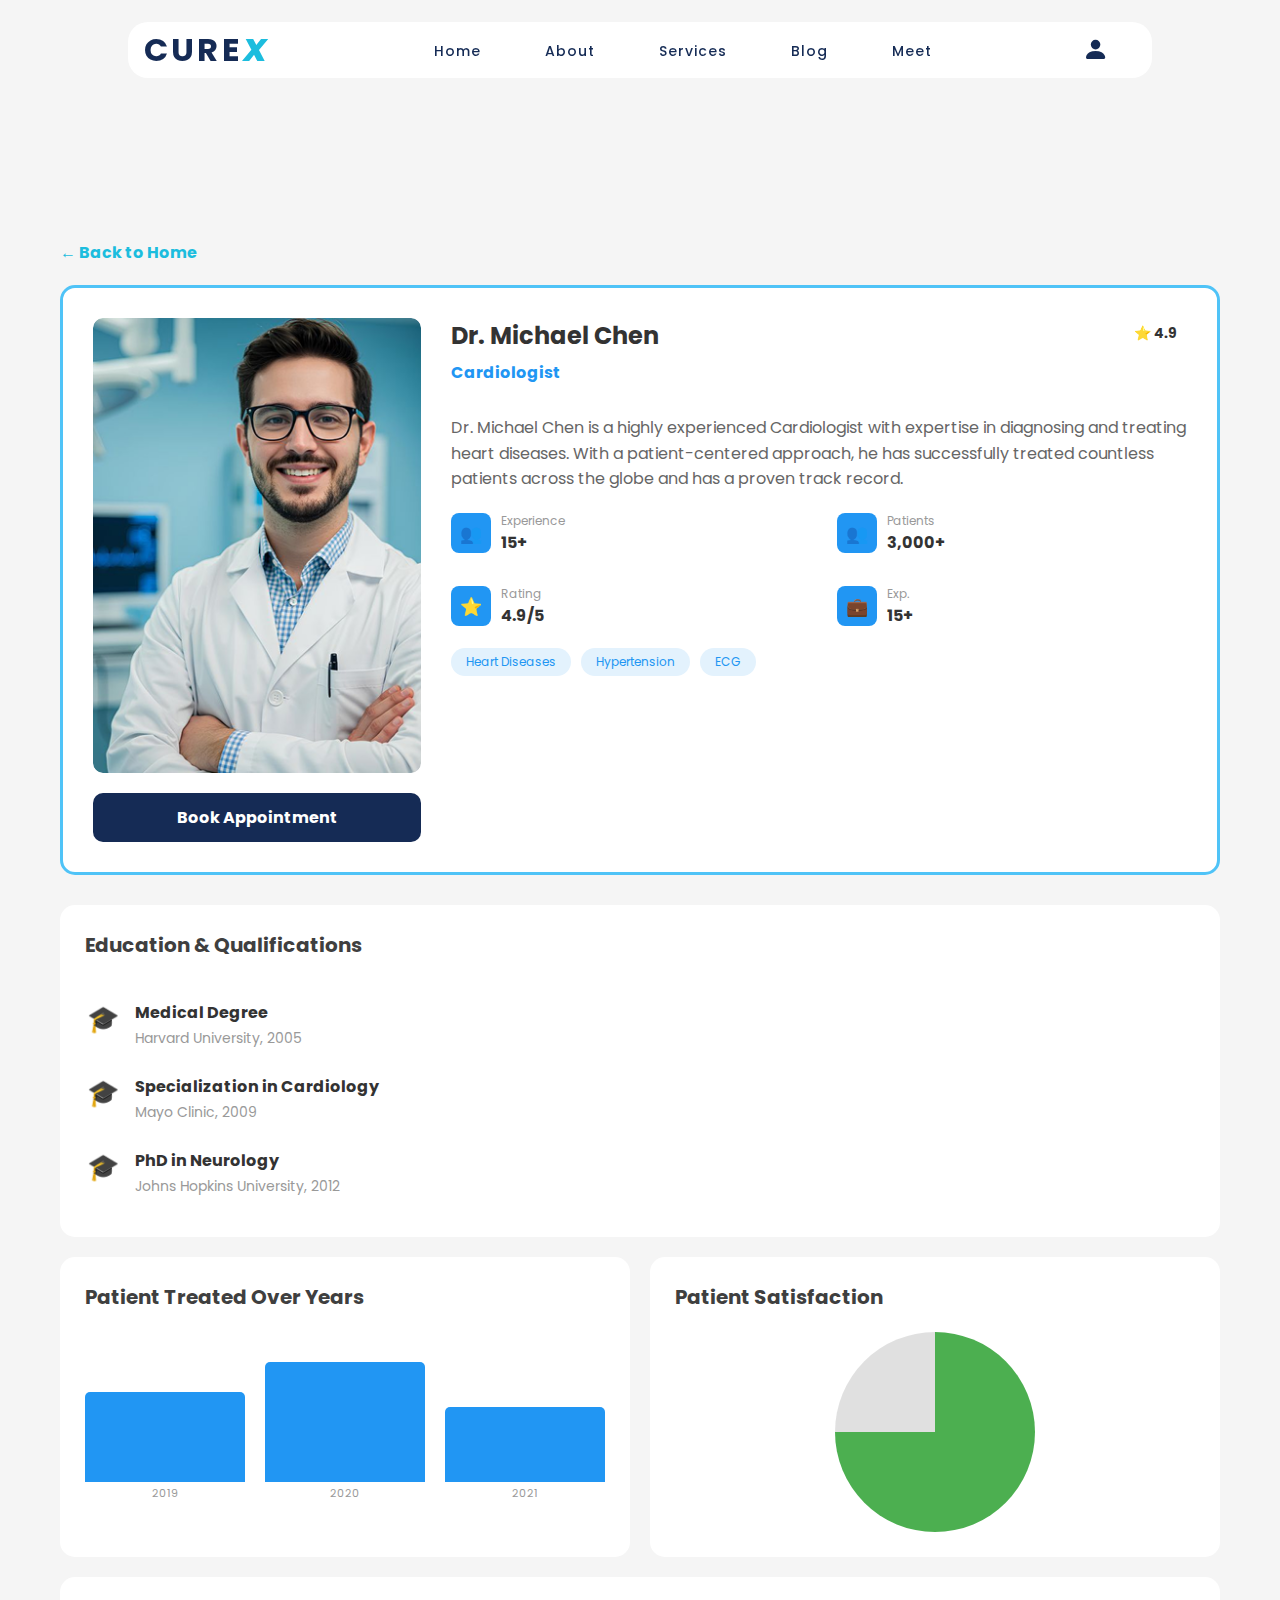
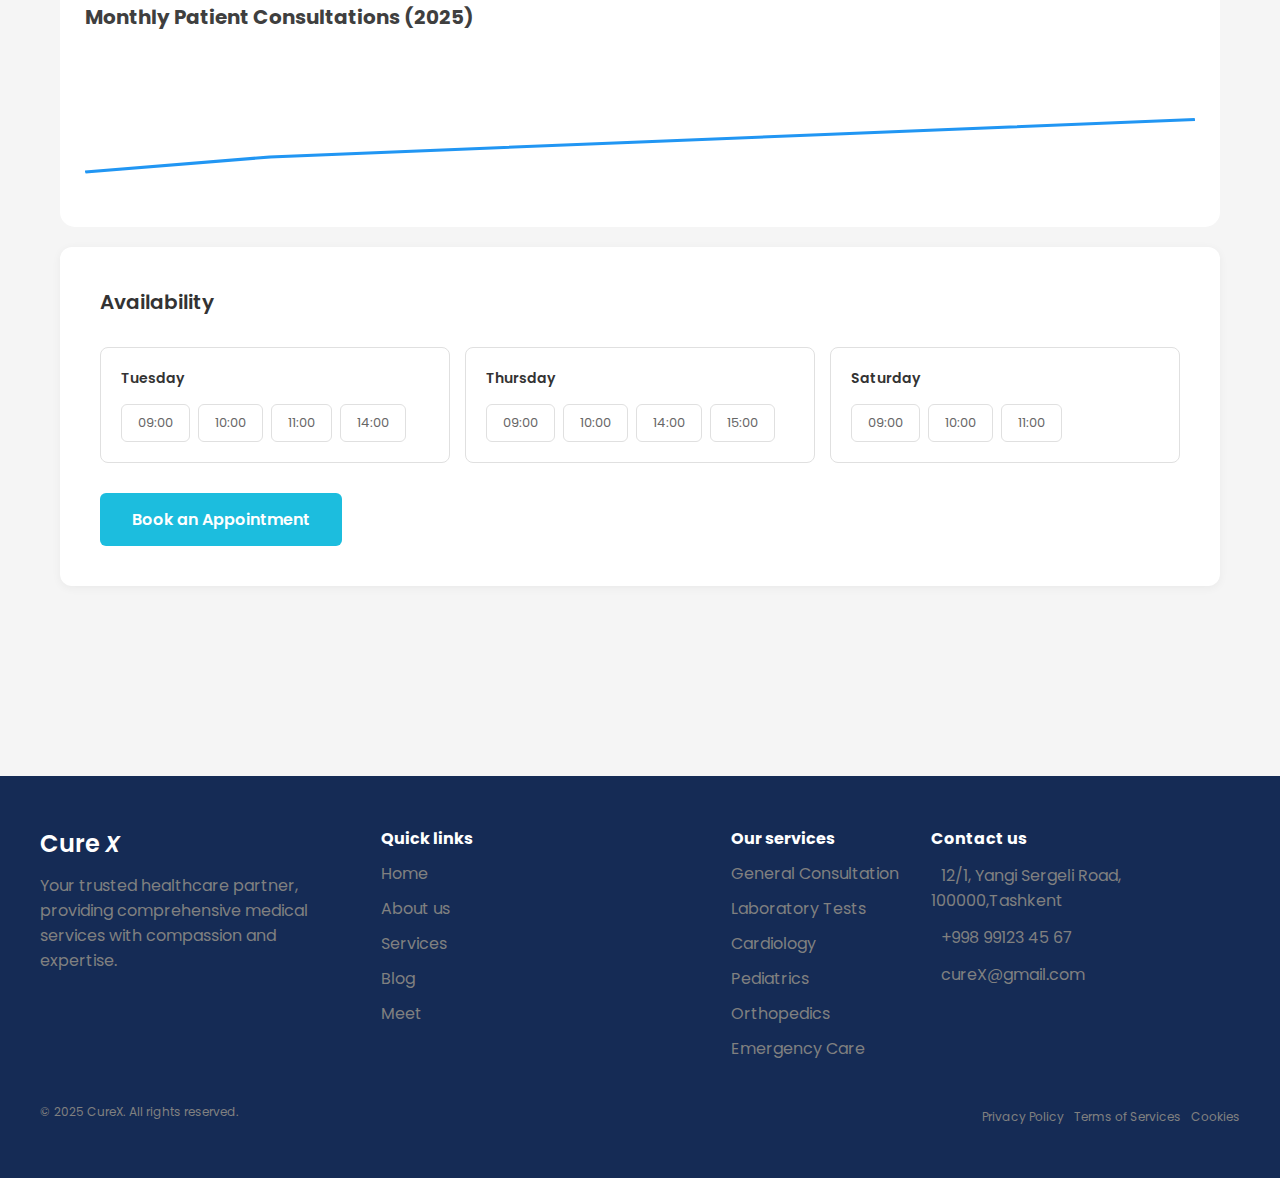
<file: doctor.html>
<!DOCTYPE html>
<html lang="en">

<head>
	<meta charset="UTF-8">
	<meta name="viewport" content="width=device-width, initial-scale=1.0">
	<link rel="stylesheet" href="https://cdn.jsdelivr.net/npm/bootstrap-icons@1.13.1/font/bootstrap-icons.min.css">
	<link rel="stylesheet" href="doctor.css">
	<link rel="stylesheet" href="footer.css">
	<link rel="stylesheet" href="main.css">
	<link rel="stylesheet" href="header.css">
	<link rel="stylesheet" href="banner.css">
	<title>Doctor Section</title>
</head>

<body>
	<header id="header">
        <div class="header_container">
            <div class="logo">
                <h1><a href="index.html">CURE<span>X</span></a></h1>
            </div>
            <div class="header_nav">
                <nav class="nav">
                    <div class="nav_items">
                        <p class="home"><a href="index.html">Home</a></p>
                    </div>
                    <div class="nav_items">
                        <p class="about"><a href="#">About</a></p>
                    </div>
                    <div class="nav_items">
                        <p class="services"><a href="service.html">Services</a></p>
                    </div>
                    <div class="nav_items">
                        <p class="blog"><a href="blog.html">Blog</a></p>
                    </div>
                    <div class="nav_items">
                        <p class="appointment"><a href="appointment.html">Meet</a></p>
                    </div>
                </nav>
            </div>
            <div class="header_account">
                <div class="icon">
                    <a href="dash.html"><i class="bi bi-person-fill"></i></a>

                </div>

                <!-- <button class="btn sign_in">
                    Sign in
                </button>
                <button class="btn sign_up">
                    Register 
                </button> -->
            </div>
            <div class="menu">
                <div class="menu_icon">
                    <i class="bi bi-list"></i>
                </div>
            </div>
        </div>
    </header>

	<div class="container">
		<a href="index.html" class="back-link">←  Back to Home</a>

		<div class="profile-card">
			<div class="img-sec">
				<img src="image/Rectangle 110.png" alt="Dr. Michael Chen" class="profile-image">
				<button class="book-btn"> <a href="appointment.html">Book Appointment</a></button>
			</div>
			<div class="profile-info">
				<div class="profile-header">
					<div>
						<h1 class="doctor-name">Dr. Michael Chen</h1>
						<p class="specialization">Cardiologist</p>
					</div>
					<span class="rating">⭐ 4.9</span>
				</div>

				<p class="description">
					Dr. Michael Chen is a highly experienced Cardiologist with expertise in diagnosing and treating heart
					diseases. With a patient-centered approach, he has successfully treated countless patients across the globe
					and has a proven track record.
				</p>

				<div class="stats">
					<div class="stat-item">
						<div class="stat-icon">👥</div>
						<div>
							<div class="stat-label">Experience</div>
							<div class="stat-value">15+</div>
						</div>
					</div>
					<div class="stat-item">
						<div class="stat-icon">👥</div>
						<div>
							<div class="stat-label">Patients</div>
							<div class="stat-value">3,000+</div>
						</div>
					</div>
					<div class="stat-item">
						<div class="stat-icon">⭐</div>
						<div>
							<div class="stat-label">Rating</div>
							<div class="stat-value">4.9/5</div>
						</div>
					</div>
					<div class="stat-item">
						<div class="stat-icon">💼</div>
						<div>
							<div class="stat-label">Exp.</div>
							<div class="stat-value">15+</div>
						</div>
					</div>
				</div>

				<div class="tags">
					<span class="tag">Heart Diseases</span>
					<span class="tag">Hypertension</span>
					<span class="tag">ECG</span>
				</div>


			</div>
		</div>

		<div class="info-section">
			<h2 class="section-title">Education & Qualifications</h2>
			<div class="education-items">
				<div class="education-item">
					<div class="edu-icon">🎓</div>
					<div class="edu-text">
						<h4>Medical Degree</h4>
						<p>Harvard University, 2005</p>
					</div>
				</div>
				<div class="education-item">
					<div class="edu-icon">🎓</div>
					<div class="edu-text">
						<h4>Specialization in Cardiology</h4>
						<p>Mayo Clinic, 2009</p>
					</div>
				</div>
				<div class="education-item">
					<div class="edu-icon">🎓</div>
					<div class="edu-text">
						<h4>PhD in Neurology</h4>
						<p>Johns Hopkins University, 2012</p>
					</div>
				</div>
			</div>
		</div>

		<div class="charts-row">
			<div class="chart-box">
				<h2 class="section-title">Patient Treated Over Years</h2>
				<div class="bar-chart">
					<div class="bar" style="height: 60%;">
						<span class="bar-label">2019</span>
					</div>
					<div class="bar" style="height: 80%;">
						<span class="bar-label">2020</span>
					</div>
					<div class="bar" style="height: 50%;">
						<span class="bar-label">2021</span>
					</div>
				</div>
			</div>

			<div class="chart-box">
				<h2 class="section-title">Patient Satisfaction</h2>
				<div class="pie-chart"></div>
			</div>
		</div>

		<div class="info-section">
			<h2 class="section-title">Monthly Patient Consultations (2025)</h2>
			<div class="line-chart">
				<svg viewBox="0 0 300 100" preserveAspectRatio="none">
					<polyline points="0,80 50,70 100,65 150,60 200,55 250,50 300,45" fill="none" stroke="#2196f3"
						stroke-width="2" />
				</svg>
			</div>
		</div>

		<div class="availability-section">
			<h2 class="section-title">Availability</h2>
			<div class="days-container">
				<div class="day-card">
					<h3>Tuesday</h3>
					<div class="time-slots">
						<button class="time-slot">09:00</button>
						<button class="time-slot">10:00</button>
						<button class="time-slot">11:00</button>
						<button class="time-slot">14:00</button>
					</div>
				</div>
				<div class="day-card">
					<h3>Thursday</h3>
					<div class="time-slots">
						<button class="time-slot">09:00</button>
						<button class="time-slot">10:00</button>
						<button class="time-slot">14:00</button>
						<button class="time-slot">15:00</button>
					</div>
				</div>
				<div class="day-card">
					<h3>Saturday</h3>
					<div class="time-slots">
						<button class="time-slot">09:00</button>
						<button class="time-slot">10:00</button>
						<button class="time-slot">11:00</button>
					</div>
				</div>
			</div>
			<button class="book-appointment-btn"> <a href="appointment.html">Book an Appointment</a></button>
		</div>
	</div>

	<footer class="main-footer">
        <div class="footer-main">
            <div class="main-footer__social">
                <h2 class="main-footer__logo">
                    Cure <span>X</span>
                </h2>
    
                <p class="main-footer__description">Your trusted healthcare partner, providing comprehensive medical services with compassion and expertise.</p>
    
                <div class="social-icons">
                    <a href=""><i class="fa-brands fa-telegram"></i></a>
                    <a href=""><i class="fa-brands fa-instagram"></i></a>
                    <a href=""><i class="fa-brands fa-linkedin"></i></a>
                </div>
            </div>   
            
            <div class="main-footer__links">
                <div class="quick-links">
                    <h2 class="footer-title">Quick links</h2>
                    <ul class="quick-links__items">
                        <li class="quick-links__item"><a href="index.html">Home</a></li>
                        <li class="quick-links__item"><a href="">About us</a></li>
                        <li class="quick-links__item"><a href="">Services</a></li>
                        <li class="quick-links__item"><a href="blog.html">Blog</a></li>
                        <li class="quick-links__item"><a href="">Meet</a></li>
                    </ul>
                </div>
    
                <div class="our-service__links">
                    <h2 class="footer-title">Our services</h2>
                    <ul>
                        <li class="service-link__items"><a href="">General Consultation</a></li>
                        <li class="service-link__items"><a href="">Laboratory Tests</a></li>
                        <li class="service-link__items"><a href="">Cardiology</a></li>
                        <li class="service-link__items"><a href="">Pediatrics</a></li>
                        <li class="service-link__items"><a href="">Orthopedics</a></li>
                        <li class="service-link__items"><a href="">Emergency Care</a></li>
                    </ul>
                </div>
    
            </div> 
            
            <div class="main-footer__contacts">
                <h2 class="footer-title">Contact us</h2>
                <div class="contact-items">
                <p class="contact-item"><span><i class="fa-solid fa-location-dot"></i></span>12/1, Yangi Sergeli Road, 100000,Tashkent</p>
                <p class="contact-item"><span><i class="fa-solid fa-phone"></i></span>+998 99123 45 67</p>
                <p class="contact-item"><span><i class="fa-regular fa-envelope"></i></span>cureX@gmail.com</p>
                </div>
            
            </div>
        </div>

        <div class="secondary-footer">
            <div class="recerved">
                <p>© 2025 CureX. All rights reserved.</p>
            </div>

            <div class="privacy-policy">
                <p><a href="#">Privacy Policy</a></p>
                <p><a href="#">Terms of Services</a></p>
                <p><a href="#">Cookies</a></p>
            </div>
            
        </div>

    </footer>
</body>

</html>
</file>
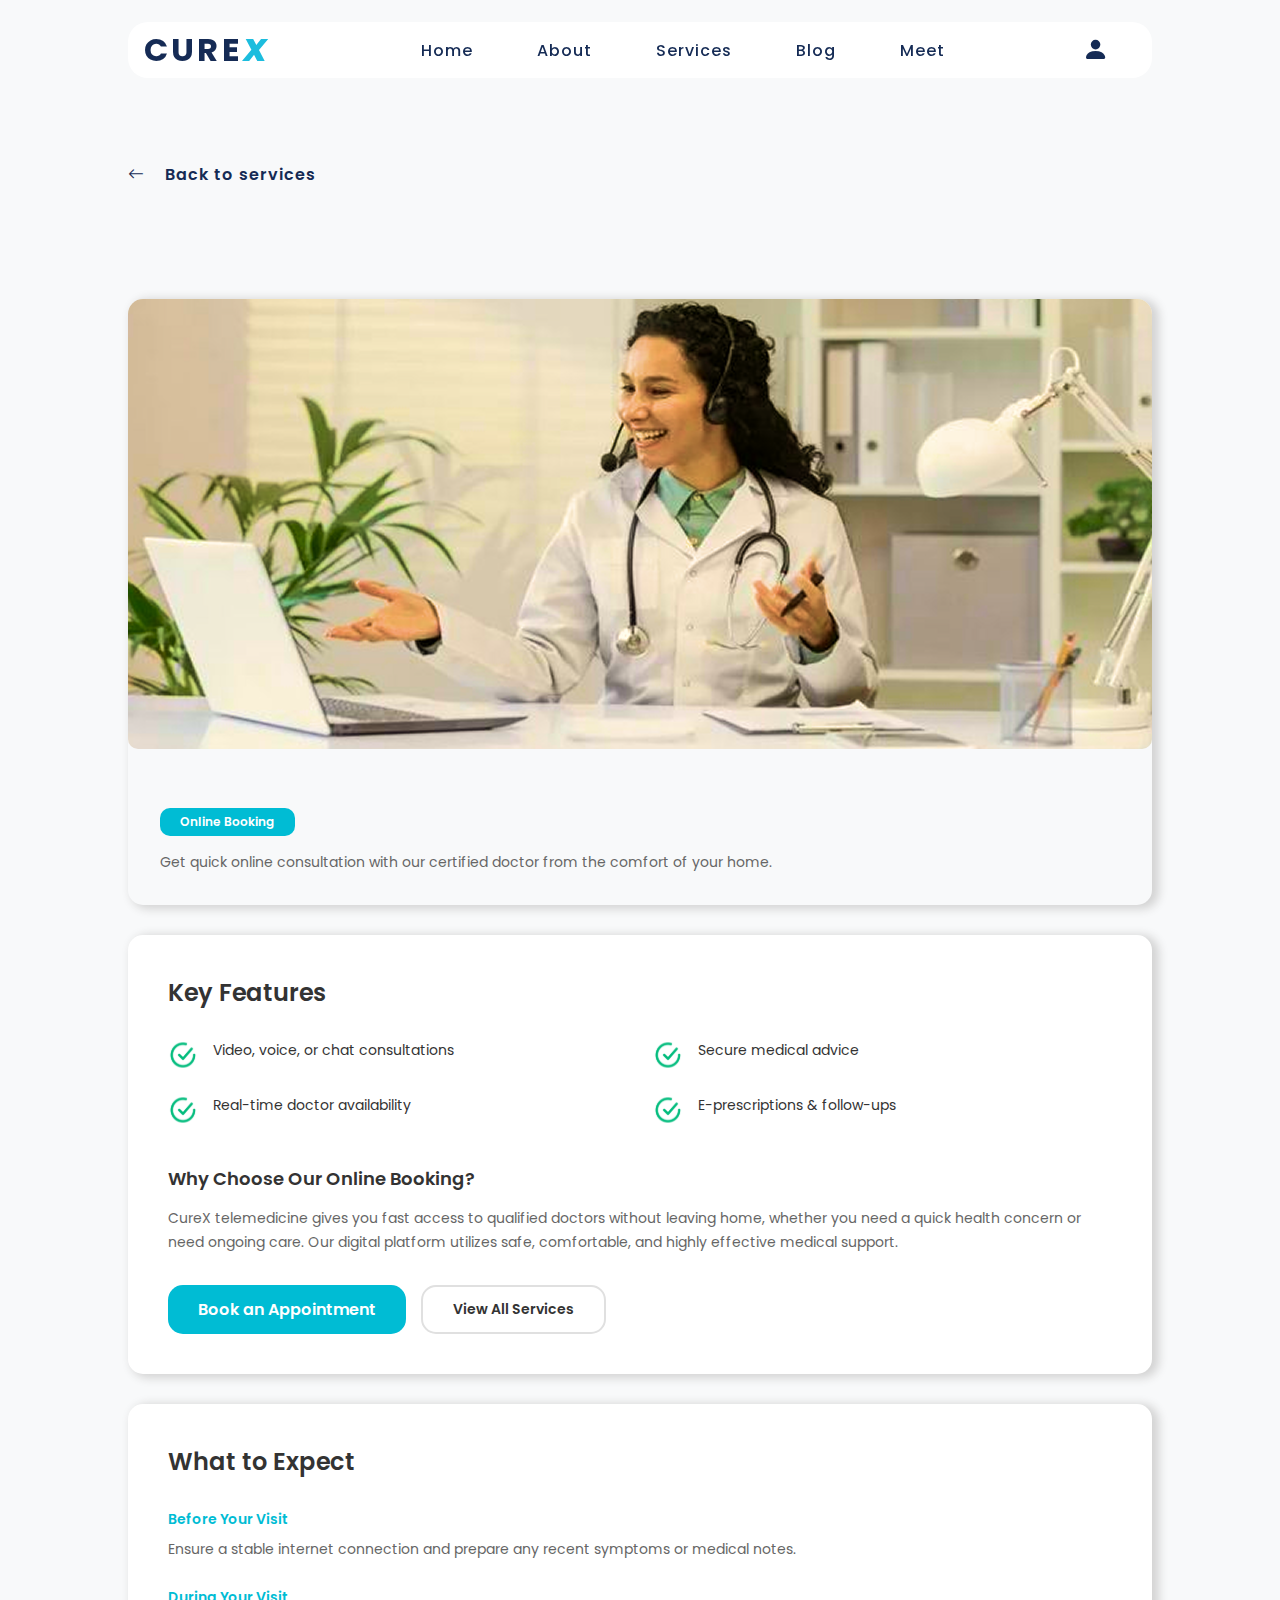
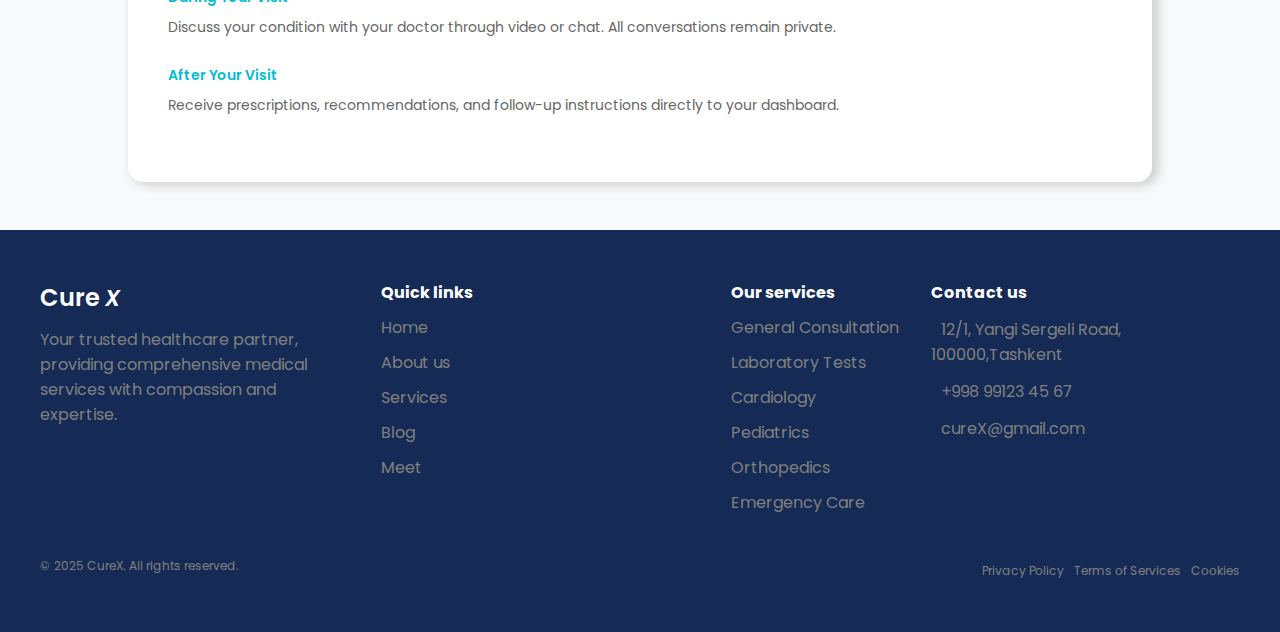
<file: service.html>
<!DOCTYPE html>
<html lang="en">

<head>
    <meta charset="UTF-8">
    <meta name="viewport" content="width=device-width, initial-scale=1.0">
    <title>CureX - Online Doctor Consultation</title>
    <link rel="stylesheet" href="https://cdn.jsdelivr.net/npm/bootstrap-icons@1.13.1/font/bootstrap-icons.min.css">
    <link rel="stylesheet" href="service.css">
    <link rel="stylesheet" href="main.css">
    <link rel="stylesheet" href="header.css">
    <link rel="stylesheet" href="banner.css">
    <link rel="stylesheet" href="footer.css">
</head>

<body>

    <header id="header">
        <div class="header_container">
            <div class="logo">
                <h1><a href="index.html">CURE<span>X</span></a></h1>
            </div>
            <div class="header_nav">
                <nav class="nav">
                    <div class="nav_items">
                        <p class="home"><a href="index.html">Home</a></p>
                    </div>
                    <div class="nav_items">
                        <p class="about"><a href="#">About</a></p>
                    </div>
                    <div class="nav_items">
                        <p class="services"><a href="service.html">Services</a></p>
                    </div>
                    <div class="nav_items">
                        <p class="blog"><a href="blog.html">Blog</a></p>
                    </div>
                    <div class="nav_items">
                        <p class="appointment"><a href="appointment.html">Meet</a></p>
                    </div>
                </nav>
            </div>
            <div class="header_account">
                <div class="icon">
                    <a href="dash.html"><i class="bi bi-person-fill"></i></a>

                </div>

                <!-- <button class="btn sign_in">
                    Sign in
                </button>
                <button class="btn sign_up">
                    Register 
                </button> -->
            </div>
            <div class="menu">
                <div class="menu_icon">
                    <i class="bi bi-list"></i>
                </div>
            </div>
        </div>
    </header>
    
    <div class="container">
        <div class="goBack">
            <div class="back_icon">
                <i class="bi bi-arrow-left"></i>
            </div>
            <div class="back_info">
                <p><a href="index.html#services-section">Back to services</a> </p>
            </div>
        </div>
        <div class="hero-card">

            <img src="image/Rectangle 48.png" alt="Doctor consultation" class="hero-image">
            <div class="info">
                <span class="online-badge">Online Booking</span>
                <p class="hero-text">Get quick online consultation with our certified doctor from the comfort of your home.
                </p>
            </div>
            
        </div>

        <div class="features-section">
            <h2 class="section-title">Key Features</h2>

            <div class="features-grid">
                <div class="feature-item">
                    <div class="feature-icon"></div>
                    <div class="feature-text">Video, voice, or chat consultations</div>
                </div>

                <div class="feature-item">
                    <div class="feature-icon"></div>
                    <div class="feature-text">Secure medical advice</div>
                </div>

                <div class="feature-item">
                    <div class="feature-icon"></div>
                    <div class="feature-text">Real-time doctor availability</div>
                </div>

                <div class="feature-item">
                    <div class="feature-icon"></div>
                    <div class="feature-text">E-prescriptions & follow-ups</div>
                </div>
            </div>

            <div class="why-section">
                <h3 class="why-title">Why Choose Our Online Booking?</h3>
                <p class="why-text">
                    CureX telemedicine gives you fast access to qualified doctors without leaving home, whether you need
                    a quick health concern or need ongoing care. Our digital platform utilizes safe, comfortable, and
                    highly effective medical support.
                </p>

                <div class="button-group">
                    <button class="btn btn-primary"> <a href="appointment.html">Book an Appointment</a></button>
                    <button class="btn btn-secondary">View All Services</button>
                </div>
            </div>
        </div>

        <div class="expect-section">
            <h2 class="section-title">What to Expect</h2>

            <div class="expect-item">
                <h4 class="expect-title">Before Your Visit</h4>
                <p class="expect-description">
                    Ensure a stable internet connection and prepare any recent symptoms or medical notes.
                </p>
            </div>

            <div class="expect-item">
                <h4 class="expect-title">During Your Visit</h4>
                <p class="expect-description">
                    Discuss your condition with your doctor through video or chat. All conversations remain private.
                </p>
            </div>

            <div class="expect-item">
                <h4 class="expect-title">After Your Visit</h4>
                <p class="expect-description">
                    Receive prescriptions, recommendations, and follow-up instructions directly to your dashboard.
                </p>
            </div>
        </div>

    </div>
    <footer class="main-footer">
        <div class="footer-main">
            <div class="main-footer__social">
                <h2 class="main-footer__logo">
                    Cure <span>X</span>
                </h2>
    
                <p class="main-footer__description">Your trusted healthcare partner, providing comprehensive medical services with compassion and expertise.</p>
    
                <div class="social-icons">
                    <a href=""><i class="fa-brands fa-telegram"></i></a>
                    <a href=""><i class="fa-brands fa-instagram"></i></a>
                    <a href=""><i class="fa-brands fa-linkedin"></i></a>
                </div>
            </div>   
            
            <div class="main-footer__links">
                <div class="quick-links">
                    <h2 class="footer-title">Quick links</h2>
                    <ul class="quick-links__items">
                        <li class="quick-links__item"><a href="index.html">Home</a></li>
                        <li class="quick-links__item"><a href="">About us</a></li>
                        <li class="quick-links__item"><a href="">Services</a></li>
                        <li class="quick-links__item"><a href="blog.html">Blog</a></li>
                        <li class="quick-links__item"><a href="">Meet</a></li>
                    </ul>
                </div>
    
                <div class="our-service__links">
                    <h2 class="footer-title">Our services</h2>
                    <ul>
                        <li class="service-link__items"><a href="">General Consultation</a></li>
                        <li class="service-link__items"><a href="">Laboratory Tests</a></li>
                        <li class="service-link__items"><a href="">Cardiology</a></li>
                        <li class="service-link__items"><a href="">Pediatrics</a></li>
                        <li class="service-link__items"><a href="">Orthopedics</a></li>
                        <li class="service-link__items"><a href="">Emergency Care</a></li>
                    </ul>
                </div>
    
            </div> 
            
            <div class="main-footer__contacts">
                <h2 class="footer-title">Contact us</h2>
                <div class="contact-items">
                <p class="contact-item"><span><i class="fa-solid fa-location-dot"></i></span>12/1, Yangi Sergeli Road, 100000,Tashkent</p>
                <p class="contact-item"><span><i class="fa-solid fa-phone"></i></span>+998 99123 45 67</p>
                <p class="contact-item"><span><i class="fa-regular fa-envelope"></i></span>cureX@gmail.com</p>
                </div>
            
            </div>
        </div>

        <div class="secondary-footer">
            <div class="recerved">
                <p>© 2025 CureX. All rights reserved.</p>
            </div>

            <div class="privacy-policy">
                <p><a href="#">Privacy Policy</a></p>
                <p><a href="#">Terms of Services</a></p>
                <p><a href="#">Cookies</a></p>
            </div>
            
        </div>

    </footer>
</body>

</html>
</file>
<file: doctor.css>
* {
	margin: 0;
	padding: 0;
	box-sizing: border-box;
	font-family: sans-serif;
}

body {
	font-family: 'Segoe UI', Tahoma, Geneva, Verdana, sans-serif;
	background: #f5f5f5;
	color: #333;
}

.logo {
	font-size: 24px;
	font-weight: bold;
}

.logo span {
	color: #4fc3f7;
}

nav {
	display: flex;
	gap: 30px;
}

nav a {
	color: white;
	text-decoration: none;
	font-size: 14px;
}

.container {
	max-width: 1200px;
	margin: 10rem auto;
	padding: 30px 20px;
}

.back-link {
	color: #1CBDDE;
	text-decoration: none;
	margin-bottom: 20px;
	font-weight: bold;
	display: inline-block;
	font-size: 16px;
}

.profile-card {
	background: white;
	border: 3px solid #4fc3f7;
	border-radius: 15px;
	padding: 30px;
	margin-bottom: 30px;
	display: flex;
	gap: 30px;
}

.img-sec {
	width: 30%;
	display: flex;
	flex-direction: column;
	gap: 20px;
}

.profile-image {
	border-radius: 10px;
	object-fit: cover;
}

.profile-info {
	flex: 1;
}

.profile-header {
	display: flex;
	justify-content: space-between;
	align-items: start;
	margin-bottom: 15px;
}

.doctor-name {
	font-size: 24px;
	font-weight: bold;
	color: #333;
	margin-bottom: 7px;
}

.rating {
	padding: 5px 10px;
	border-radius: 5px;
	font-size: 14px;
	font-weight: bold;
}

.specialization {
	color: #666;
	font-size: 16px;
	font-weight: bold;
	color: #2196f3;
	margin-bottom: 15px;
}

.description {
	color: #666;
	line-height: 1.6;
	margin-bottom: 20px;
	font-size: 16px;
}

.stats {
	display: grid;
	grid-template-columns: auto auto;
	gap: 30px;
	margin-bottom: 20px;
}

.stat-item {
	display: flex;
	align-items: center;
	gap: 10px;
}

.stat-icon {
	width: 40px;
	height: 40px;
	background: #2196f3;
	border-radius: 8px;
	display: flex;
	align-items: center;
	justify-content: center;
	color: #2196f3;
	font-size: 18px;
}

.stat-value {
	font-size: 16px;
	font-weight: bold;
	color: #333;
}

.stat-label {
	font-size: 12px;
	color: #999;
}

.tags {
	display: flex;
	gap: 10px;
	margin-bottom: 20px;
	flex-wrap: wrap;
}

.tag {
	background: #e3f2fd;
	color: #2196f3;
	padding: 5px 15px;
	border-radius: 20px;
	font-size: 12px;
}

.book-btn {
	background: #152B55;
	color: white;
	border: none;
	padding: 12px 30px;
	border-radius: 5px;
	cursor: pointer;
	font-size: 14px;
	
    /* color: #1CBDDE; */
    font-weight: bold;
    /* background-color: #fff; */
    border: none;
    border-radius: 10px;
    transition: 0.3s ease;
}
a{
	text-decoration: none;
	color: white;
}

.book-btn:hover {
	background: #0d47a1;
}

.info-section {
	background: white;
	border-radius: 15px;
	padding: 25px;
	margin-bottom: 20px;
}

.section-title {
	font-size: 20px;
	font-weight: bold;
	margin-bottom: 20px;
	color: #3F3F3F;
}

.education-items {
	margin-top: 40px;
	display: flex;
	flex-direction: column;
	gap: 10px;
}

.education-item {
	display: flex;
	align-items: start;
	gap: 15px;
	margin-bottom: 15px;
}

.edu-icon {
	width: 35px;
	height: 35px;
	border-radius: 8px;
	display: flex;
	align-items: start;
	font-size: 26px;
	justify-content: center;
	color: #2196f3;
	flex-shrink: 0;
}

.edu-text h4 {
	font-size: 16px;
	margin-bottom: 3px;
}

.edu-text p {
	font-size: 14px;
	color: #999;
}

.charts-row {
	display: grid;
	grid-template-columns: 1fr 1fr;
	gap: 20px;
	margin-bottom: 20px;
}

.chart-box {
	background: white;
	border-radius: 15px;
	padding: 25px;
}

.bar-chart {
	display: flex;
	gap: 20px;
	align-items: flex-end;
	height: 150px;
}

.bar {
	flex: 1;
	background: #2196f3;
	border-radius: 5px 5px 0 0;
	position: relative;
}

.bar-label {
	position: absolute;
	bottom: -20px;
	left: 0;
	right: 0;
	text-align: center;
	font-size: 11px;
	color: #999;
}

.pie-chart {
	width: 200px;
	height: 200px;
	margin: 0 auto;
	background: conic-gradient(#4caf50 0deg 270deg, #e0e0e0 270deg 360deg);
	border-radius: 50%;
}

.schedule-table {
	width: 100%;
	border-collapse: collapse;
	margin-top: 10px;
}

.schedule-table th,
.schedule-table td {
	padding: 12px;
	text-align: left;
	border-bottom: 1px solid #eee;
	font-size: 13px;
}

.schedule-table th {
	color: #999;
	font-weight: normal;
}

.line-chart {
	width: 100%;
	height: 150px;
	position: relative;
}

.line-chart svg {
	width: 100%;
	height: 100%;
}

/* availability */
.availability-section {
	background-color: #fff;
	padding: 40px;
	border-radius: 12px;
	box-shadow: 0 2px 10px rgba(0, 0, 0, 0.05);
	margin: 0 auto;
}

.availability-section h2 {
	font-size: 20px;
	font-weight: 600;
	margin-bottom: 30px;
	color: #333;
}

.days-container {
	display: grid;
	grid-template-columns: repeat(3, 1fr);
	gap: 15px;
	margin-bottom: 30px;
}

.day-card {
	background-color: #fff;
	border: 1px solid #e0e0e0;
	border-radius: 8px;
	padding: 20px;
}

.day-card h3 {
	font-size: 14px;
	font-weight: 600;
	margin-bottom: 15px;
	color: #333;
}

.time-slots {
	display: flex;
	flex-wrap: wrap;
	gap: 8px;
}

.time-slot {
	padding: 8px 16px;
	background-color: #fff;
	border: 1px solid #e0e0e0;
	border-radius: 6px;
	font-size: 13px;
	cursor: pointer;
	transition: all 0.3s ease;
	color: #666;
}

.time-slot:hover {
	background-color: #f5f5f5;
	border-color: #ccc;
}

.time-slot.selected {
	background-color: #000;
	color: #fff;
	border-color: #000;
}

.book-appointment-btn {
	padding: 14px 32px;
	background-color: #1CBDDE;
	color: #fff;
	border: none;
	border-radius: 6px;
	font-size: 14px;
	font-weight: 600;
	cursor: pointer;
	transition: background-color 0.3s ease;
}

.book-appointment-btn:hover {
	box-shadow: 0 0 20px var(--accent-color);
  background-color: var(--hover-color);
}




/* Responsive Design */
@media (max-width: 1024px) {
	.container {
		padding: 20px 15px;
	}

	.profile-card {
		flex-direction: column;
		padding: 20px;
	}

	.img-sec {
		width: 100%;
	}

	.stats {
		grid-template-columns: 1fr 1fr;
	}

	.charts-row {
		grid-template-columns: 1fr;
	}

	.days-container {
		grid-template-columns: repeat(2, 1fr);
	}

	.footer-content {
		grid-template-columns: repeat(2, 1fr);
	}
}

@media (max-width: 768px) {
	.logo {
		font-size: 20px;
	}

	nav {
		gap: 15px;
	}

	nav a {
		font-size: 12px;
	}

	.container {
		padding: 15px 10px;
	}

	.profile-card {
		padding: 15px;
	}

	.doctor-name {
		font-size: 20px;
	}

	.profile-header {
		flex-direction: column;
		gap: 10px;
	}

	.stats {
		grid-template-columns: 1fr;
		gap: 15px;
	}

	.days-container {
		grid-template-columns: 1fr;
	}

	.availability-section {
		padding: 20px;
	}

	.footer-content {
		grid-template-columns: 1fr;
		gap: 25px;
	}

	footer {
		padding: 30px 20px;
	}

	.schedule-table {
		font-size: 11px;
	}

	.schedule-table th,
	.schedule-table td {
		padding: 8px;
	}
}

@media (max-width: 480px) {
	.logo {
		font-size: 18px;
	}

	nav {
		flex-direction: column;
		gap: 10px;
	}

	.doctor-name {
		font-size: 18px;
	}

	.description {
		font-size: 14px;
	}

	.book-btn {
		width: 100%;
		padding: 10px 20px;
	}

	.book-appointment-btn {
		width: 100%;
		padding: 12px 20px;
	}

	.info-section {
		padding: 15px;
	}

	.section-title {
		font-size: 18px;
	}

	.time-slot {
		padding: 6px 12px;
		font-size: 12px;
	}

	.day-card {
		padding: 15px;
	}

	.bar-chart {
		height: 120px;
	}

	.pie-chart {
		width: 150px;
		height: 150px;
	}
}
</file>
<file: footer.css>
.main-footer {
  background-color: #152B55;
  padding: 3.125rem 2.5rem;
  width: 100%;
  color: #FFFFFF;
}

.footer-main {
  display: flex;
  flex-wrap: wrap;
  gap: 2rem;
}

.main-footer__social {
  flex: 1 1 250px;
}

.main-footer__logo {
  font-size: 1.5rem;
  font-weight: 600;
}

.main-footer__logo span {
  font-style: italic;
  font-size: 1.375rem;
}

.main-footer__description {
  margin: 0.75rem 0;
  color: #808080;
}

.social-icons {
  margin-top: 1.25rem;
  display: flex;
  gap: 1rem;
}

.social-icons i {
  font-size: 1.375rem;
  color: #808080;
  transition: color 0.3s;
}

.social-icons i:hover {
  color: #FFFFFF;
}

.main-footer__links {
  flex: 2 1 400px;
  display: flex;
  justify-content: space-between;
  flex-wrap: wrap;
  gap: 2rem;
}

.main-footer__links > div li {
  list-style: none;
  margin: 0.625rem 0;
}

.main-footer__links > div li a {
  color: #808080;
  text-decoration: none;
  transition: color 0.3s;
}

.main-footer__links > div li a:hover {
  color: #FFFFFF;
}

.main-footer__contacts {
  flex: 1 1 250px;
}

.contact-items {
  color: #808080;
  margin-top: 0.625rem;
}

.contact-item {
  margin: 0.625rem 0;
}

.contact-item i {
  font-size: 1.125rem;
  margin-right: 0.625rem;
}

.secondary-footer {
  display: flex;
  justify-content: space-between;
  flex-wrap: wrap;
  margin-top: 2rem;
  color: #808080;
  gap: 1rem;
}

.privacy-policy {
  display: flex;
  flex-wrap: wrap;
  gap: 0.625rem;
}

.recerved p,
.privacy-policy p a {
  font-size: 0.75rem;
  color: #808080;
}

@media screen and (max-width: 900px) {
  .main-footer .footer-main {
    font-size: 12px;
    flex-direction: column;
  }

  .main-footer__logo,
  .footer-title {
    font-size: 1.125rem;
    font-weight: 600;
  }

  .social-icons i {
    font-size: 1.25rem;
  }

  .our-service__links li,
  .quick-links__items li {
    font-size: 0.875rem;
  }
}

@media screen and (max-width: 500px) {
  .main-footer {
    padding: 2rem 1rem;
  }

  .secondary-footer {
    flex-direction: column;
    align-items: center;
    text-align: center;
  }

  .privacy-policy {
    justify-content: center;
  }
}
</file>
<file: main.css>
@import url('https://fonts.googleapis.com/css2?family=Poppins:ital,wght@0,100;0,200;0,300;0,400;0,500;0,600;0,700;0,800;0,900;1,100;1,200;1,300;1,400;1,500;1,600;1,700;1,800;1,900&display=swap');

*{
    box-sizing: border-box;
    margin: 0;
    padding: 0;
    font-family:"Poppins", sans-serif;
    font-size: 16px;
}
</file>
<file: header.css>
#header{
    /* width: 1440px ; */

    position: relative;
    
}
.header_container{
    position: fixed;
    width: 80%;
    height: 3.5rem;
    padding: 1rem;
    margin: 0 auto;
    margin-top: 50px;
    border-radius: 12px;
    border-radius: 20px;
    background-color:white;
    filter: blur(0.12px);
    display: flex;
    align-items: center;
    justify-content: space-between;
    /* box-shadow: 0.05rem 0.05rem 0.05rem 0.05rem black; */
}
.header_container .logo{
    /* margin-left: 4rem; */
}
.header_container .logo a{
 font-size: 2rem;
 color: #152B55;
 font-weight: 700;
 letter-spacing: 0.2rem;
 
}
.header_container .logo span{
    color:#1CBDDE  ;
    font-style: italic;
    font-weight: 800;
    font-size: 2rem;
    
}
.header_container .header_nav .nav{
    display: flex;
    align-items: center;
    gap: 1.5rem;
    position: relative;
}
.header_container .header_nav .nav a{
    font-weight: 500;
    letter-spacing: 1px;
    color: #152B55;
    font-weight: 500;

}

.header_container .header_nav .nav .nav_items::before{
position: absolute;
content: "";
bottom: -0.5rem;
width: 0;
height: 0.25rem;
border-radius: 0.25rem;

background-color: #1CBDDE  ;
transition: 0.1s;
}
.header_nav .nav .nav_items:hover{
    cursor: pointer;
   

}
.header_nav .nav .nav_items:hover::before {
    animation: showLine 0.3s linear forwards;
}

@keyframes showLine {
    to{
        width: 2.8rem;
    }
}

.header_account{
    display: flex;
    gap: -40px;
    /* margin-right: 4rem; */
        width: 2.5rem;
    height:2.5rem;
    align-items: center;
    cursor: pointer;
}

.header_account .icon{
    display: flex;
    align-items: center;
    justify-content: center;
    width: 100%;
    height:100%;
    /* border: 2px solid #067106; */
    border-radius: 16px;
}
.icon i{
    font-size: 1.6rem;
    color:#152B55 ;
}

.menu{
    display: flex;
    align-items: center;
    justify-content: center;
    width: 55px;
    height: 55px;
    display: none;
} 
.menu i{
    font-size: 2rem; 
    font-weight: bold;
}

@media screen and (max-width:1440px) {
    .header_account{
        display: block;
    }
    
}
@media screen and (max-width:768px){
    .menu{
        display: block!important;

    } 
    .header_nav{
        display: none;

    }
    .header_account{
        display: none;
    }
}
</file>
<file: banner.css>
/* body{
    margin: 0;
    background-color: #000;
    color: #eee;
    font-family: Poppins;
    font-size: 12px;
} */
.item{
    position: relative;
}
img::after{
    content: "";
    position: absolute;
    top: 0;
    left: 0;
    width: 100%;
    height: 100%;
    background-color: #00000061; 
    backdrop-filter: blur(10px); 
    z-index: 2;
}
header{
    width: 1440px;
    max-width: 80%;
    margin: auto;
    height: 50px;
    display: flex;
    align-items: center;
    position: relative;
    z-index: 1000;
}
header a{
    color: #eee;
    margin-right: 40px;
}
/* carousel */
.carousel{
    height: 100vh;
    margin-top: -30px;
    width: 100vw;
    overflow: hidden;
    position: relative;
}
.carousel .list .item{
    width: 100%;
    height: 100%;
    position: absolute;
    top: -2px;
    bottom: 0;
    right: 0;
    left: 0;
    /* inset: 20px 0 0 0; */
}
.carousel .list .item img{
    width: 100%;
    height: 100%;
    object-fit: cover;
}
.carousel .list .item .content{
    position: absolute;
    top: 20%;
    width: 1440px;
    max-width: 90%;
    /* width: 100%; */
    height: 70%;
    padding: 2rem;
    left: 50%;
    transform: translateX(-50%);
    padding-right: 30%;
    box-sizing: border-box;
    color: #152B55;
    text-shadow: 0 5px 10px #0004;
    border-top:2px solid #FFFFFF75;
    border-left:2px solid #FFFFFF75;
    box-shadow: 5px 5px 12px #00000035;
    background: #FFFFFF25;
    border-radius: 15px;
    overflow: hidden;
    backdrop-filter: blur(4px);
}

.des{
    color: black;
    margin-bottom: 2rem;
    width: 74%;
}


.carousel .list .item .author{
    font-weight: bold;
    letter-spacing: 10px;
    color: #1CBDDE;
}
.carousel .list .item .title,
.carousel .list .item .topic{
    font-size: 3.3em;
    font-weight: bold;
    line-height: 1.3em;
}
.carousel .list .item .topic{
    color: white;
    margin-bottom: 2rem;
}
.carousel .list .item .buttons{
    display: grid;
    grid-template-columns: repeat(2, 130px);
    grid-template-rows: 2.5rem;
    gap: 0.3125rem;
    margin-top: 1.25rem;
}
.carousel .list .item .buttons button{
    border: none;
    background-color: #1CBDDE;
    color: white;
    text-transform: capitalize;
    letter-spacing: 0.1875rem;
    font-family: Poppins;
    font-weight: 500;
    border-radius: 0.3125rem;
}
.carousel .list .item .buttons button:nth-child(2){
    background-color: transparent;
    border: 1px solid #1CBDDE;
    color: black;
}
/* thumbail */
.thumbnail{
    position: absolute;
    bottom: 3.125rem;
    left: 50%;
    width: max-content;
    z-index: 100;
    display: flex;
    gap: 1.25rem;
}
.thumbnail .item{
    width: 9.375rem;
    height: 13.75rem;
    flex-shrink: 0;
    position: relative;
}
.thumbnail .item img{
    width: 100%;
    height: 100%;
    object-fit: cover;
    border-radius: 1.25rem;
}
.thumbnail .item .content{
    color: #fff;
    position: absolute;
    bottom: 0.625rem;
    left: 0.625rem;
    right: 0.625rem;
}
.thumbnail .item .content .title{
    font-weight: 500;
}
.thumbnail .item .content .description{
    font-weight: 300;
}
/* arrows */
.arrows{
    position: absolute;
    top: 80%;
    right: 52%;
    z-index: 100;
    width: 300px;
    max-width: 30%;
    display: flex;
    gap: 0.625rem;
    align-items: center;
}
.arrows button{
    width: 2.5rem;
    height: 2.5rem;
    border-radius: 50%;
    background-color:#1CBDDE;
    border: none;
    color: #fff;
    font-family: monospace;
    font-weight: bold;
    transition: .5s;
}
.arrows button:hover{
    background-color: #fff;
    color: rgb(125, 11, 11);
}

/* animation */
.carousel .list .item:nth-child(1){
    z-index: 1;
}

/* animation text in first item */

.carousel .list .item:nth-child(1) .content .author,
.carousel .list .item:nth-child(1) .content .title,
.carousel .list .item:nth-child(1) .content .topic,
.carousel .list .item:nth-child(1) .content .des,
.carousel .list .item:nth-child(1) .content .buttons
{
    transform: translateY(50px);
    filter: blur(20px);
    opacity: 0;
    animation: showContent 0.5s 1s linear 1 forwards;
}
@keyframes showContent{
    to{
        transform: translateY(0px);
        filter: blur(0px);
        opacity: 1;
    }
}
.carousel .list .item:nth-child(1) .content .title{
    animation-delay: 1.2s!important;
}
.carousel .list .item:nth-child(1) .content .topic{
    animation-delay: 1.4s!important;
}
.carousel .list .item:nth-child(1) .content .des{
    animation-delay: 1.6s!important;
}
.carousel .list .item:nth-child(1) .content .buttons{
    animation-delay: 1.8s!important;
}
/* create animation when next click */
.carousel.next .list .item:nth-child(1) img{
    width: 9.375rem;
    height: 13.75rem;
    position: absolute;
    bottom: 50px;
    left: 50%;
    border-radius: 1.875rem;
    animation: showImage 1s linear 1 forwards;
}
@keyframes showImage{
    to{
        bottom: 0;
        left: 0;
        width: 100%;
        height: 100%;
        border-radius: 0;
    }
}

.carousel.next .thumbnail .item:nth-last-child(1){
    overflow: hidden;
    animation: showThumbnail 1s linear 1 forwards;
}
.carousel.prev .list .item img{
    z-index: 100;
}
@keyframes showThumbnail{
    from{
        width: 0;
        opacity: 0;
    }
}
.carousel.next .thumbnail{
    animation: effectNext .5s linear 1 forwards;
}

@keyframes effectNext{
    from{
        transform: translateX(150px);
    }
}

/* running time */

/* .carousel .time{
    position: absolute;
    z-index: 1000;
    width: 0%;
    height: 3px;
    background-color: rgb(26, 26, 217);
    left: 0;
    top: 50px;
} */

.carousel.next .time,
.carousel.prev .time{
    animation: runningTime 3s linear 1 forwards;
}
@keyframes runningTime{
    from{ width: 100%}
    to{width: 0}
}


/* prev click */

.carousel.prev .list .item:nth-child(2){
    z-index: 2;
}

.carousel.prev .list .item:nth-child(2) img{
    animation: outFrame 0.5s linear 1 forwards;
    position: absolute;
    bottom: 0;
    left: 0;
}
@keyframes outFrame{
    to{
        width: 150px;
        height: 220px;
        bottom: 50px;
        left: 50%;
        border-radius: 20px;
    }
}

.carousel.prev .thumbnail .item:nth-child(1){
    overflow: hidden;
    opacity: 0;
    animation: showThumbnail .5s linear 1 forwards;
}
.carousel.next .arrows button,
.carousel.prev .arrows button{
    pointer-events: none;
}
.carousel.prev .list .item:nth-child(2) .content .author,
.carousel.prev .list .item:nth-child(2) .content .title,
.carousel.prev .list .item:nth-child(2) .content .topic,
.carousel.prev .list .item:nth-child(2) .content .des,
.carousel.prev .list .item:nth-child(2) .content .buttons
{
    animation: contentOut 1.5s linear 1 forwards!important;
}

@keyframes contentOut{
    to{
        transform: translateY(-150px);
        filter: blur(20px);
        opacity: 0;
    }
}


@media screen and (max-width: 678px) {
    .carousel .list .item .content{
        padding-right: 0;
    }
    .carousel .list .item .content .title{
        font-size: 1.875rem;
    }
}

@media screen and (max-width:1200px) {
    .carousel .list .item .content .author{
        font-size: 10px;
    }
    .carousel .list .item .content .topic ,
    .carousel .list .item .content .topic
    {
        font-size: 2rem;

    }
    .carousel .list .item .content .topic{
        margin-bottom: 20px;
    }
    .carousel .list .item .content .des{
        font-size: 12px;
    }
    .carousel .list .item .content .buttons button{
        font-size:14px ;
    }
}
@media screen and (max-width:992) {
    .carousel .list .item .content .author{
        font-size: 10px;
    }
    .carousel .list .item .content .title,
    .carousel .list .item .content .topic
    {
        font-size: 0.9rem;

    }
    .carousel .list .item .content .topic{
        margin-bottom: 10px;
    }
    .carousel .list .item .content .des{
        font-size: 12px;
    }
    .carousel .list .item .content .buttons button{
        font-size:10px ;
        grid-template-columns: repeat(2, 100px);
        grid-template-rows: 2.5rem;
    }
    .arrows button{
        width: 2rem;
        height: 2rem;
        margin-top: 40px;
    }
}
@media screen and (max-width:768) {
    .carousel .list .item .content .author{
        font-size: 10px;
    }
    .carousel .list .item .content .topic ,
    .carousel .list .item .content .topic
    {
        font-size: 16px;

    }
    .carousel .list .item .content .topic,
    .carousel .list .item .content .title
    {
        margin-bottom: 14px;
    }
    .carousel .list .item .content .des{
        font-size: 12px;
    }
    .carousel .list .item .content .buttons button{
        font-size:10px ;
        grid-template-columns: repeat(2, 100px);
        grid-template-rows: 2.5rem;
    }
    .arrows button{
        width: 2rem;
        height: 2rem;
    }
}
</file>
<file: service.css>
* {
    margin: 0;
    padding: 0;
    box-sizing: border-box;
  }
  
  body {
    font-family: "Segoe UI", Tahoma, Geneva, Verdana, sans-serif;
    background-color: #f8f9fa;
    /* padding: 20px; */
  }
  .goBack {
    display: flex;
    align-items: center;
    gap: 1.25rem;
    color: #152B55;
    font-weight: 600;
    cursor: pointer;
    letter-spacing: 1px;
    margin-top: 7rem;

}
.back_info p a{
    color:#152B55;
}
  .container {
    width: 80%;
    /* max-width: 800px; */
    margin: 3rem auto ;
  }

  
  .back-link {
    display: inline-flex;
    align-items: center;
    color: #333;
    text-decoration: none;
    margin-bottom: 30px;
    font-size: 14px;
  }
  
  .back-link::before {
    content: "←";
    margin-right: 8px;
  }
  
  .hero-card {
    box-shadow: 5px 2px 0.625rem 2px lightgray;
    border-radius: 15px;
    /* padding: 40px; */
    margin-bottom: 30px;
    margin-top: 7rem;
    position: relative;   
    overflow: hidden;
  }
  
  .hero-card .info{
    padding: 2rem;
  }
  .hero-image {
    width: 100%;
    height: 450px;
    object-fit: cover;
    border-radius: 10px;
    margin-bottom: 20px;
  }
  
  .online-badge {
    display: inline-block;
    background-color: #00bcd4;
    color: white;
    padding: 5px 20px;
    border-radius: 10px;
    font-size: 12px;
    font-weight: 600;
    margin-bottom: 15px;
  }
  
  .hero-text {
    color: #666;
    font-size: 14px;
    line-height: 1.6;
  }
  
  .features-section {
    background: white;
    border-radius: 15px;
    padding: 40px;
    margin-bottom: 30px;
    box-shadow: 5px 2px 0.625rem 2px lightgray;
  }
  
  .section-title {
    font-size: 24px;
    color: #333;
    margin-bottom: 30px;
    font-weight: 600;
  }
  
  .features-grid {
    display: grid;
    grid-template-columns: repeat(2, 1fr);
    gap: 25px;
    margin-bottom: 40px;
  }
  
  .feature-item {
    display: flex;
    align-items: flex-start;
    gap: 15px;
  }
  
  .feature-icon {
    width: 30px;
    height: 30px;
    border-radius: 50%;
    background-image: url(./image/Rectangle\ 71.svg);
    background-size: contain;
    background-position: center;
    background-repeat: no-repeat;
  }
  
  .feature-text {
    color: #333;
    font-size: 14px;
    line-height: 1.5;
  }
  
  .why-section {
    margin-top: 40px;
  }
  
  .why-title {
    font-size: 18px;
    color: #333;
    margin-bottom: 15px;
    font-weight: 600;
  }
  
  .why-text {
    color: #666;
    font-size: 14px;
    line-height: 1.7;
    margin-bottom: 30px;
  }
  
  .button-group {
    display: flex;
    gap: 15px;
  }
  
  .btn {
    padding: 12px 30px;
    border-radius: 15px;
    font-size: 14px;
    font-weight: 600;
    border: none;
    cursor: pointer;
    transition: all 0.3s ease;
  }
  a{
    text-decoration: none;
  }
  .btn-primary {
    background-color: #00bcd4;
    color: white;
  }
  .btn-primary a{
    color: white;
  }
  
  .btn-primary:hover {
    box-shadow: 0 0 20px var(--accent-color);
    background-color: var(--hover-color);
  }
  
  .btn-secondary {
    background-color: white;
    color: #333;
    border: 2px solid #e0e0e0;
  }
  
  .btn-secondary:hover {
    border-color: #00bcd4;
    color: #00bcd4;
  }
  
  .expect-section {
    background: white;
    border-radius: 15px;
    padding: 40px;
    box-shadow: 5px 2px 0.625rem 2px lightgray;
  }
  
  .expect-item {
    margin-bottom: 25px;
  }
  
  .expect-title {
    color: #00bcd4;
    font-size: 14px;
    font-weight: 600;
    margin-bottom: 8px;
  }
  
  .expect-description {
    color: #666;
    font-size: 14px;
    line-height: 1.7;
  }
  
  @media (max-width: 768px) {
    .features-grid {
      grid-template-columns: 1fr;
    }
  
    .button-group {
      flex-direction: column;
    }
  
    .btn {
      width: 100%;
    }
  
    .hero-card,
    .features-section,
    .expect-section {
      padding: 25px;
    }
  }
</file>
